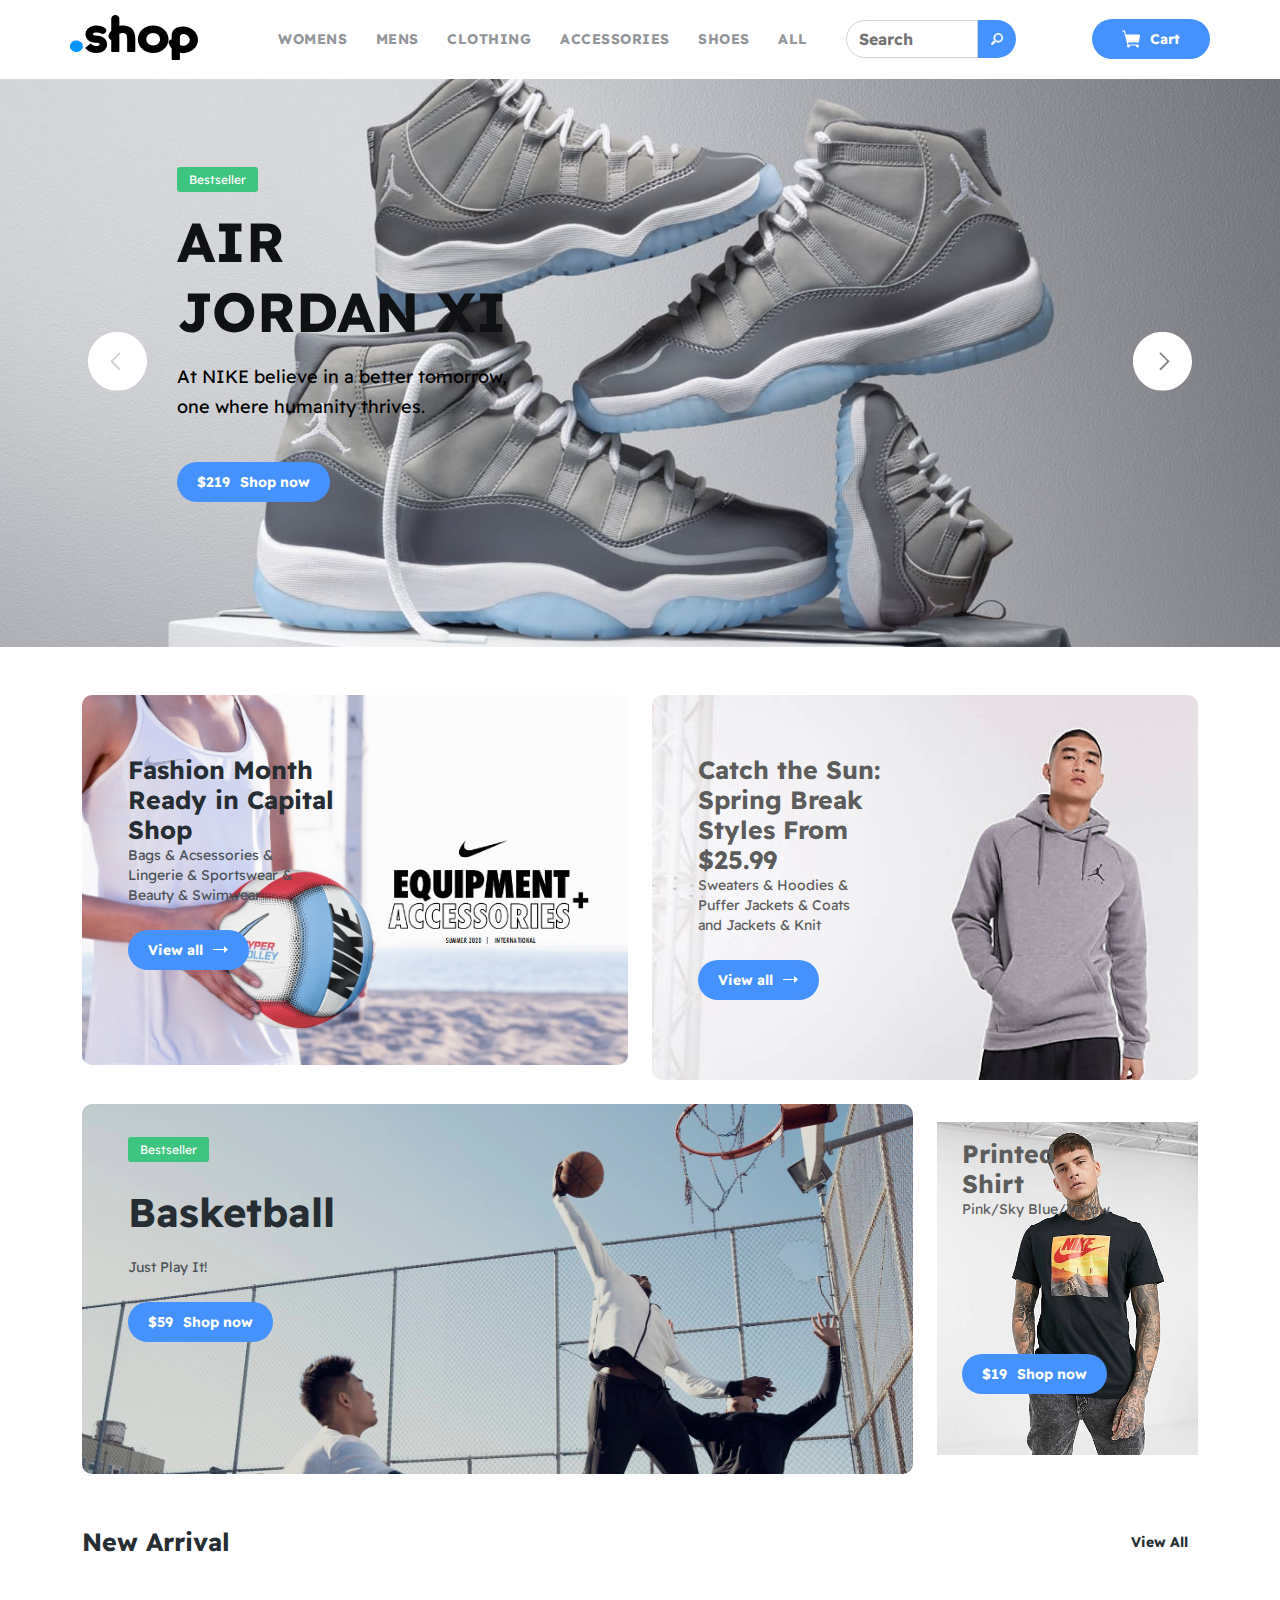
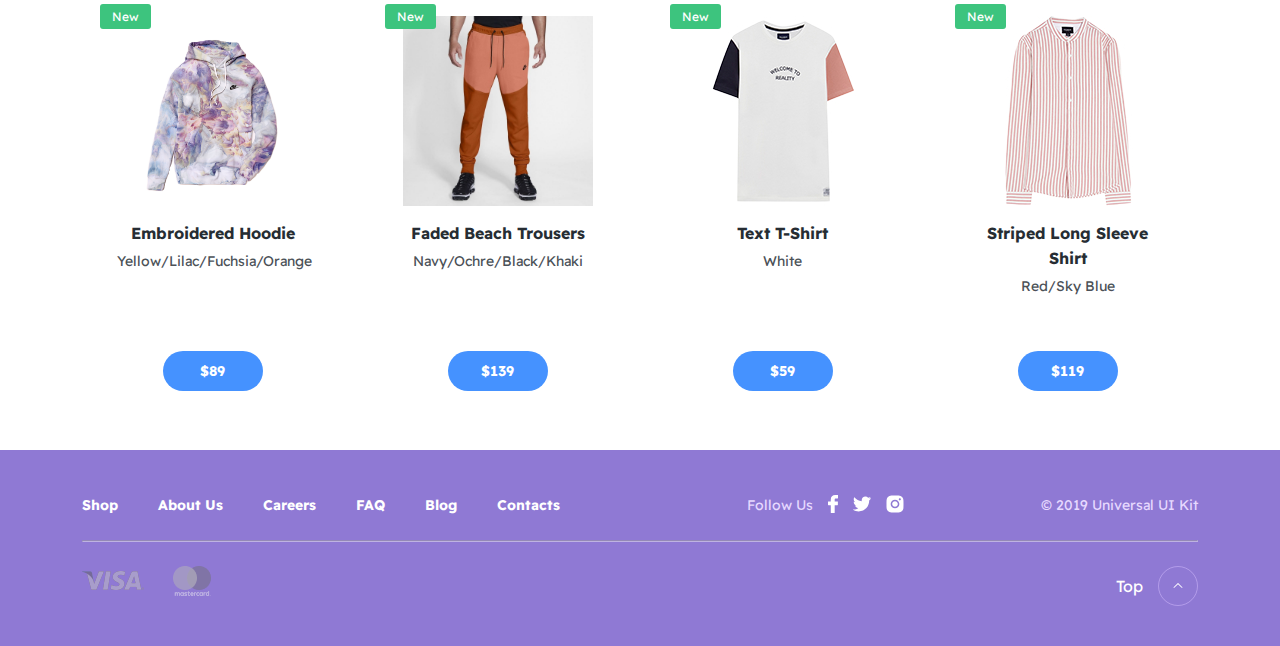
<file: index.html>
<!DOCTYPE html>
<html lang="en">

<head>
	<meta charset="UTF-8">
	<meta name="viewport" content="width=device-width, initial-scale=1.0">
	<title>.Shop</title>
	<link rel="preconnect" href="https://fonts.gstatic.com">
	<link rel="apple-touch-icon" sizes="180x180" href="favicon/apple-touch-icon.png">
	<link rel="icon" type="image/png" sizes="32x32" href="favicon/favicon-32x32.png">
	<link rel="icon" type="image/png" sizes="16x16" href="favicon/favicon-16x16.png">
	<link rel="mask-icon" href="favicon/safari-pinned-tab.svg" color="#5bbad5">
	<meta name="msapplication-TileColor" content="#da532c">
	<meta name="theme-color" content="#ffffff">
	<link rel="preconnect" href="https://fonts.googleapis.com">
	<link rel="preconnect" href="https://fonts.gstatic.com" crossorigin>
	<link href="https://fonts.googleapis.com/css2?family=Readex+Pro:wght@200;400;500;600&display=swap" rel="stylesheet">
	<link rel="stylesheet" href="css/bootstrap-grid.min.css">
	<link rel="stylesheet" href="css/swiper-bundle.min.css" />
	<link rel="stylesheet" href="css/style.css">
</head>
<!-- class="show-goods" -->

<body id="body">
	<header class="container header px-4 px-md-0">
		<div class="row justify-content-between align-items-center">
			<div class="col-lg-2 col-6">
				<a href="index.html" class="logo-link">
					<img width="128" src="img/shop-seeklogo.svg" alt="logo: OnlineShop" class="logo-image">
				</a>
			</div>
			<div class="col-lg-6 d-none d-lg-block">
				<nav>
					<ul class="navigation d-flex justify-content-around">
						<li class="navigation-item">
							<a href="#" class="navigation-link" data-field="gender">Womens</a>
						</li>
						<li class="navigation-item">
							<a href="#" class="navigation-link" data-field="gender">Mens</a>
						</li>
						<li class="navigation-item">
							<a href="#" class="navigation-link" data-field="category">Clothing</a>
						</li>
						<li class="navigation-item">
							<a href="#" class="navigation-link" data-field="category">Accessories</a>
						</li>
						<li class="navigation-item">
							<a href="#" class="navigation-link" data-field="category">Shoes</a>
						</li>
						<li class="navigation-item">
							<a href="#" class="navigation-link">All</a>
						</li>

					</ul>
				</nav>
			</div>
			<div class="col-lg-2 d-none d-lg-block">
				<div class="form-control search-block">
					<input type="text" class="form-control" placeholder="Search" aria-label="Recipient's username"
						aria-describedby="button-addon2">
					<button class="btn btn-outline-secondary" type="button" id="button-addon2">
						<img src="img/search.png" alt="search">
					</button>
				</div>
			</div>
			<div class="col-lg-2 col-6 d-flex justify-content-end">
				<button class="button button-cart">
					<img class="button-icon" src="img/cart.svg" alt="icon: cart">
					<span class="button-text">Cart</span>
					<span class="button-text cart-count"></span>
				</button>
			</div>
		</div>
		<!-- /.row -->
	</header>
	<section class="slider swiper-container">
		<div class="swiper-wrapper">
			<section class="slide slide-1 swiper-slide">
				<div class="container">
					<div class="row">
						<div class="col-lg-4 col-10 offset-lg-1">
							<span class="label">Bestseller</span>
							<h2 class="slide-title">AIR JORDAN XI</h2>
							<p class="slide-description">At NIKE believe in a better tomorrow, one where humanity
								thrives.</p>
							<button class="button add-to-cart" data-id="003">
								<span class="button-price">$219</span>
								<span class="button-text">Shop now</span>
							</button>
						</div>
						<!-- /.col-4 offset-lg-1 -->
					</div>
					<!-- /.row -->
				</div>
				<!-- /.container -->
			</section>
			<section class="slide slide-1 swiper-slide">
				<div class="container">
					<div class="row">
						<div class="col-lg-4 col-10 offset-lg-1">
							<span class="label">New</span>
							<h2 class="slide-title">Text T-Shirt</h2>
							<p class="slide-description">Women’s pearl basic knit sweater with a round neck. Available
								in several colours. Free shipping to stores.</p>
							<button class="button add-to-cart" data-id="004">
								<span class="button-price">$119</span>
								<span class="button-text">Shop now</span>
							</button>
						</div>
						<!-- /.col-4 offset-lg-1 -->
					</div>
					<!-- /.row -->
				</div>
				<!-- /.container -->
			</section>
			<section class="slide slide-1 swiper-slide">
				<div class="container">
					<div class="row">
						<div class="col-lg-4 col-10 offset-lg-1">
							<span class="label">Bestseller</span>
							<h2 class="slide-title">Sweater Choker Neck</h2>
							<p class="slide-description">Women’s pearl basic knit sweater with a round neck. Available
								in several colours. Free shipping to stores.</p>
							<button class="button add-to-cart" data-id="005">
								<span class="button-price">$319</span>
								<span class="button-text">Shop now</span>
							</button>
						</div>
						<!-- /.col-4 offset-lg-1 -->
					</div>
					<!-- /.row -->
				</div>
				<!-- /.container -->
			</section>
		</div>
		<!-- /.swiper-wrapper -->
		<div class="slider-nav">
			<div class="container">
				<div class="row justify-content-between">
					<div class="col-1">
						<button class="slider-button slider-button-prev">
							<img src="img/arrow-prev.svg" alt="icon: arrow-prev">
						</button>
					</div>
					<!-- /.col-1 -->
					<div class="col-1">
						<button class="slider-button slider-button-next">
							<img src="img/arrow-next.svg" alt="icon: arrow-prev">
						</button>
					</div>
					<!-- /.col-1 -->
				</div>
				<!-- /.row -->
			</div>
			<!-- /.container -->
		</div>
		<!-- /.slider-nav -->
	</section>
	<!-- /.slider -->
	<section class="special-offers container pt-5 pb-4">
		<div class="row mb-4">
			<div class="col-xl-6">
				<div class="card card-1 mb-4">
					<h3 class="card-title">Fashion Month Ready in Capital Shop</h3>
					<p class="card-text">Bags & Acsessories & Lingerie & Sportswear & Beauty & Swimwear</p>
					<button class="button">
						<span class="button-text">View all</span>
						<img src="img/arrow.svg" alt="icon: arrow" class="button-icon">
					</button>
				</div>
				<!-- /.card -->
			</div>
			<!-- /.col-6 -->
			<div class="col-xl-6">
				<div class="card card-2 mb-4">
					<h3 class="card-title text-light">Catch the Sun: Spring Break Styles From $25.99</h3>
					<p class="card-text text-light">Sweaters & Hoodies & Puffer Jackets & Coats and Jackets & Knit</p>
					<button class="button">
						<span class="button-text">View all</span>
						<img src="img/arrow.svg" alt="icon: arrow" class="button-icon">
					</button>
				</div>
				<!-- /.card -->
			</div>
			<!-- /.col-6 -->
			<div class="col-xl-9 col-lg-6 mb-4">
				<div class="card card-3">
					<span class="label">Bestseller</span>
					<h3 class="card-title large">Basketball</h3>
					<p class="card-text large">Just Play It!</p>
					<button class="button add-to-cart" data-id="002">
						<span class="button-price">$59</span>
						<span class="button-text">Shop now</span>
					</button>
				</div>
				<!-- /.card -->
			</div>
			<!-- /.col-9 -->
			<div class="col-xl-3 col-lg-6">
				<div class="card card-4">
					<h3 class="card-title text-light mw-160">Printed Shirt</h3>
					<p class="card-text text-light">Pink/Sky Blue/Yellow</p>
					<button class="button add-to-cart button-four" data-id="009">
						<span class="button-price">$19</span>
						<span class="button-text">Shop now</span>
					</button>
				</div>
				<!-- /.card -->
			</div>
			<!-- /.col-3 -->
		</div>
		<!-- /.row -->
		<div class="row align-items-center mb-4">
			<div class="col-9">
				<h2 class="section-title">New Arrival</h2>
			</div>
			<!-- /.col-9 -->
			<div class="col-3 d-flex justify-content-end">
				<a href="#" class="more">View All</a>
			</div>
			<!-- /.col-3 -->
		</div>
		<!-- /.row -->
		<div class="short-goods row">
			<div class="col-lg-3 col-sm-6">
				<div class="goods-card">
					<span class="label">New</span>
					<!-- /.label --><img src="img/image-119.jpg" alt="image: Hoodie" class="goods-image">
					<h3 class="goods-title">Embroidered Hoodie</h3>
					<!-- /.goods-title -->
					<p class="goods-description">Yellow/Lilac/Fuchsia/Orange</p>
					<!-- /.goods-description -->
					<!-- /.goods-price -->
					<button class="button goods-card-btn add-to-cart" data-id="012">
						<span class="button-price">$89</span>
					</button>
				</div>
				<!-- /.goods-card -->
			</div>
			<!-- /.col-3 -->
			<div class="col-lg-3 col-sm-6">
				<div class="goods-card">
					<span class="label">New</span>
					<!-- /.label --><img src="img/image-120.jpg" alt="image: Faded Beach Trousers" class="goods-image">
					<h3 class="goods-title">Faded Beach Trousers</h3>
					<!-- /.goods-title -->
					<p class="goods-description">Navy/Ochre/Black/Khaki</p>
					<!-- /.goods-description -->
					<button class="button goods-card-btn add-to-cart" data-id="011">
						<span class="button-price">$139</span>
					</button>
					<!-- /.goods-price -->
				</div>
				<!-- /.goods-card -->
			</div>
			<!-- /.col-3 -->
			<div class="col-lg-3 col-sm-6">
				<div class="goods-card">
					<span class="label">New</span>
					<!-- /.label --><img src="img/image-121.jpg" alt="image: Text T-Shirt" class="goods-image">
					<h3 class="goods-title">Text T-Shirt</h3>
					<!-- /.goods-title -->
					<p class="goods-description">White</p>
					<!-- /.goods-description -->
					<button class="button goods-card-btn add-to-cart" data-id="010">
						<span class="button-price">$59</span>
					</button>
					<!-- /.goods-price -->
				</div>
				<!-- /.goods-card -->
			</div>
			<!-- /.col-3 -->
			<div class="col-lg-3 col-sm-6">
				<div class="goods-card">
					<span class="label">New</span>
					<!-- /.label --><img src="img/image-122.jpg" alt="image: Striped Long Sleeve Shirt"
						class="goods-image">
					<h3 class="goods-title">Striped Long Sleeve Shirt</h3>
					<!-- /.goods-title -->
					<p class="goods-description">Red/Sky Blue</p>
					<!-- /.goods-description -->
					<button class="button goods-card-btn add-to-cart" data-id="001">
						<span class="button-price">$119</span>
					</button>
					<!-- /.goods-price -->
				</div>
				<!-- /.goods-card -->
			</div>
			<!-- /.col-3 -->
		</div>
		<!-- /.row -->
	</section>
	<!-- /.container -->
	<section class="long-goods">
		<div class="container">
			<div class="row align-items-center mb-4">
				<div class="col-12">
					<h2 class="section-title">Category</h2>
				</div>
				<!-- /.col-12 -->
			</div>
			<div class="row long-goods-list">
				<div class="col-lg-3 col-sm-6">
					<div class="goods-card">
						<span class="label">New</span>
						<!-- /.label --><img src="img/image-119.jpg" alt="image: Hoodie" class="goods-image">
						<h3 class="goods-title">Embroidered Hoodie</h3>
						<!-- /.goods-title -->
						<p class="goods-description">Yellow/Lilac/Fuchsia/Orange</p>
						<!-- /.goods-description -->
						<!-- /.goods-price -->
						<button class="button goods-card-btn add-to-cart" data-id="007">
							<span class="button-price">$89</span>
						</button>
					</div>
					<!-- /.goods-card -->
				</div>
				<!-- /.col-3 -->
				<div class="col-lg-3 col-sm-6">
					<div class="goods-card">
						<span class="label">New</span>
						<!-- /.label --><img src="img/image-120.jpg" alt="image: Faded Beach Trousers"
							class="goods-image">
						<h3 class="goods-title">Faded Beach Trousers</h3>
						<!-- /.goods-title -->
						<p class="goods-description">Navy/Ochre/Black/Khaki</p>
						<!-- /.goods-description -->
						<button class="button goods-card-btn add-to-cart" data-id="007">
							<span class="button-price">$139</span>
						</button>
						<!-- /.goods-price -->
					</div>
					<!-- /.goods-card -->
				</div>
				<!-- /.col-3 -->
				<div class="col-lg-3 col-sm-6">
					<div class="goods-card">
						<span class="label">New</span>
						<!-- /.label --><img src="img/image-121.jpg" alt="image: Text T-Shirt" class="goods-image">
						<h3 class="goods-title">Text T-Shirt</h3>
						<!-- /.goods-title -->
						<p class="goods-description">White</p>
						<!-- /.goods-description -->
						<button class="button goods-card-btn add-to-cart" data-id="007">
							<span class="button-price">$59</span>
						</button>
						<!-- /.goods-price -->
					</div>
					<!-- /.goods-card -->
				</div>
				<!-- /.col-3 -->
				<div class="col-lg-3 col-sm-6">
					<div class="goods-card">
						<span class="label">New</span>
						<!-- /.label --><img src="img/image-122.jpg" alt="image: Striped Long Sleeve Shirt"
							class="goods-image">
						<h3 class="goods-title">Striped Long Sleeve Shirt</h3>
						<!-- /.goods-title -->
						<p class="goods-description">Red/Sky Blue</p>
						<!-- /.goods-description -->
						<button class="button goods-card-btn add-to-cart" data-id="001">
							<span class="button-price">$119</span>
						</button>
						<!-- /.goods-price -->
					</div>
					<!-- /.goods-card -->
				</div>
				<!-- /.col-3 -->
				<div class="col-lg-3 col-sm-6">
					<div class="goods-card">
						<span class="label">New</span>
						<!-- /.label --><img src="img/image-119.jpg" alt="image: Hoodie" class="goods-image">
						<h3 class="goods-title">Embroidered Hoodie</h3>
						<!-- /.goods-title -->
						<p class="goods-description">Yellow/Lilac/Fuchsia/Orange</p>
						<!-- /.goods-description -->
						<!-- /.goods-price -->
						<button class="button goods-card-btn add-to-cart" data-id="007">
							<span class="button-price">$89</span>
						</button>
					</div>
					<!-- /.goods-card -->
				</div>
				<!-- /.col-3 -->
				<div class="col-lg-3 col-sm-6">
					<div class="goods-card">
						<span class="label">New</span>
						<!-- /.label --><img src="img/image-120.jpg" alt="image: Faded Beach Trousers"
							class="goods-image">
						<h3 class="goods-title">Faded Beach Trousers</h3>
						<!-- /.goods-title -->
						<p class="goods-description">Navy/Ochre/Black/Khaki</p>
						<!-- /.goods-description -->
						<button class="button goods-card-btn add-to-cart" data-id="007">
							<span class="button-price">$139</span>
						</button>
						<!-- /.goods-price -->
					</div>
					<!-- /.goods-card -->
				</div>
				<!-- /.col-3 -->
				<div class="col-lg-3 col-sm-6">
					<div class="goods-card">
						<span class="label">New</span>
						<!-- /.label --><img src="img/image-121.jpg" alt="image: Text T-Shirt" class="goods-image">
						<h3 class="goods-title">Text T-Shirt</h3>
						<!-- /.goods-title -->
						<p class="goods-description">White</p>
						<!-- /.goods-description -->
						<button class="button goods-card-btn add-to-cart" data-id="007">
							<span class="button-price">$59</span>
						</button>
						<!-- /.goods-price -->
					</div>
					<!-- /.goods-card -->
				</div>
				<!-- /.col-3 -->
				<div class="col-lg-3 col-sm-6">
					<div class="goods-card">
						<span class="label">New</span>
						<!-- /.label --><img src="img/image-122.jpg" alt="image: Striped Long Sleeve Shirt"
							class="goods-image">
						<h3 class="goods-title">Striped Long Sleeve Shirt</h3>
						<!-- /.goods-title -->
						<p class="goods-description">Red/Sky Blue</p>
						<!-- /.goods-description -->
						<button class="button goods-card-btn add-to-cart" data-id="001">
							<span class="button-price">$119</span>
						</button>
						<!-- /.goods-price -->
					</div>
					<!-- /.goods-card -->
				</div>
				<!-- /.col-3 -->
				<div class="col-lg-3 col-sm-6">
					<div class="goods-card">
						<span class="label">New</span>
						<!-- /.label --><img src="img/image-119.jpg" alt="image: Hoodie" class="goods-image">
						<h3 class="goods-title">Embroidered Hoodie</h3>
						<!-- /.goods-title -->
						<p class="goods-description">Yellow/Lilac/Fuchsia/Orange</p>
						<!-- /.goods-description -->
						<!-- /.goods-price -->
						<button class="button goods-card-btn add-to-cart" data-id="007">
							<span class="button-price">$89</span>
						</button>
					</div>
					<!-- /.goods-card -->
				</div>
				<!-- /.col-3 -->
				<div class="col-lg-3 col-sm-6">
					<div class="goods-card">
						<span class="label">New</span>
						<!-- /.label --><img src="img/image-120.jpg" alt="image: Faded Beach Trousers"
							class="goods-image">
						<h3 class="goods-title">Faded Beach Trousers</h3>
						<!-- /.goods-title -->
						<p class="goods-description">Navy/Ochre/Black/Khaki</p>
						<!-- /.goods-description -->
						<button class="button goods-card-btn add-to-cart" data-id="007">
							<span class="button-price">$139</span>
						</button>
						<!-- /.goods-price -->
					</div>
					<!-- /.goods-card -->
				</div>
				<!-- /.col-3 -->
				<div class="col-lg-3 col-sm-6">
					<div class="goods-card">
						<span class="label">New</span>
						<!-- /.label --><img src="img/image-121.jpg" alt="image: Text T-Shirt" class="goods-image">
						<h3 class="goods-title">Text T-Shirt</h3>
						<!-- /.goods-title -->
						<p class="goods-description">White</p>
						<!-- /.goods-description -->
						<button class="button goods-card-btn add-to-cart" data-id="007">
							<span class="button-price">$59</span>
						</button>
						<!-- /.goods-price -->
					</div>
					<!-- /.goods-card -->
				</div>
				<!-- /.col-3 -->
				<div class="col-lg-3 col-sm-6">
					<div class="goods-card">
						<span class="label">New</span>
						<!-- /.label --><img src="img/image-122.jpg" alt="image: Striped Long Sleeve Shirt"
							class="goods-image">
						<h3 class="goods-title">Striped Long Sleeve Shirt</h3>
						<!-- /.goods-title -->
						<p class="goods-description">Red/Sky Blue</p>
						<!-- /.goods-description -->
						<button class="button goods-card-btn add-to-cart" data-id="001">
							<span class="button-price">$119</span>
						</button>
						<!-- /.goods-price -->
					</div>
					<!-- /.goods-card -->
				</div>
				<!-- /.col-3 -->
			</div>
		</div>

	</section>
	<footer class="footer">
		<div class="container">
			<div class="row">
				<div class="col-xl-7 mb-4 mb-xl-0">
					<nav>
						<ul class="footer-menu d-sm-flex">
							<li class="footer-menu-item"><a href="#" class="footer-menu-link">Shop</a></li>
							<li class="footer-menu-item"><a href="#" class="footer-menu-link">About Us</a></li>
							<li class="footer-menu-item"><a href="#" class="footer-menu-link">Careers</a></li>
							<li class="footer-menu-item"><a href="#" class="footer-menu-link">FAQ </a></li>
							<li class="footer-menu-item"><a href="#" class="footer-menu-link">Blog</a></li>
							<li class="footer-menu-item"><a href="#" class="footer-menu-link">Contacts</a></li>
						</ul>
					</nav>
				</div>
				<!-- /.col-7 -->
				<div class="col-lg-3 d-flex align-items-center">
					<span class="footer-text">Follow Us</span>
					<span class="footer-social d-inline-flex align-items-center">
						<a href="#" class="social-link">
							<img src="img/Facebook.svg" alt="Facebook">
						</a>
						<a href="#" class="social-link">
							<img src="img/Twitter.svg" alt="Twitter">
						</a>
						<a href="#" class="social-link">
							<img src="img/Instagram.svg" alt="Instagram">
						</a>
					</span>
				</div>
				<!-- /.col-3 -->
				<div class="col-xl-2 col-lg-3 d-flex justify-content-lg-end mt-4 mt-lg-0">
					<span class="footer-text">© 2019 Universal UI Kit</span>
				</div>
				<!-- /.col-2 -->
			</div>
			<!-- /.row -->
			<hr class="footer-line mt-4 mb-4">
			<div class="row justify-content-between">
				<div class="col-lg-4 col-sm-9">
					<img class="payment-logo" src="img/visa.png" alt="visa logo">
					<img class="payment-logo" src="img/master-card.png" alt="master card logo">

				</div>
				<!-- /.col-4 -->
				<div class="col-lg-2 col-sm-1 d-flex justify-content-end">
					<a href="#body" class="scroll-link top-link d-flex align-items-center">
						<span class="top-link-text">Top</span>
						<img src="img/top.svg" alt="icon: arrow top">
					</a>
				</div>
				<!-- /.col-2 -->
			</div>
			<!-- /.row -->
		</div>
		<!-- /.container -->
	</footer>
	<div class="overlay" id="modal-cart">
		<div class="modal">
			<header class="modal-header">
				<h2 class="modal-title">Cart</h2>
				<button class="modal-close">x</button>
			</header>
			<table class="cart-table">
				<colgroup>
					<col class="col-goods">
					<col class="col-price">
					<col class="col-minus">
					<col class="col-qty">
					<col class="col-plus">
					<col class="col-total-price">
					<col class="col-delete">
				</colgroup>
				<thead>
					<tr>
						<th>Good(s)</th>
						<th>Price</th>
						<th colspan="3">Qty.</th>
						<th colspan="2">Total</th>
					</tr>
				</thead>
				<tbody class="cart-table__goods">
				</tbody>
				<tfoot>
					<tr>
						
						
					</tr>

					</tfoot>
			</table>
			<form class="modal-form" action="">
				<input class="modal-input" type="text" placeholder="Имя" name="nameCustomer">
				<input class="modal-input" type="text" placeholder="Телефон" name="phoneCustomer">
				<a href="./pay.html">
					<button class="button cart-buy" type="submit">
					<span class="button-text">Checkout</span>
					</button>
				</a>
				
			</form>
		</div>
	</div>
	<script src="js/search.js"></script>
	<script src="js/cart.js"></script>
	<script src="js/getGoods.js"></script>
	
</body>
</html>
</file>
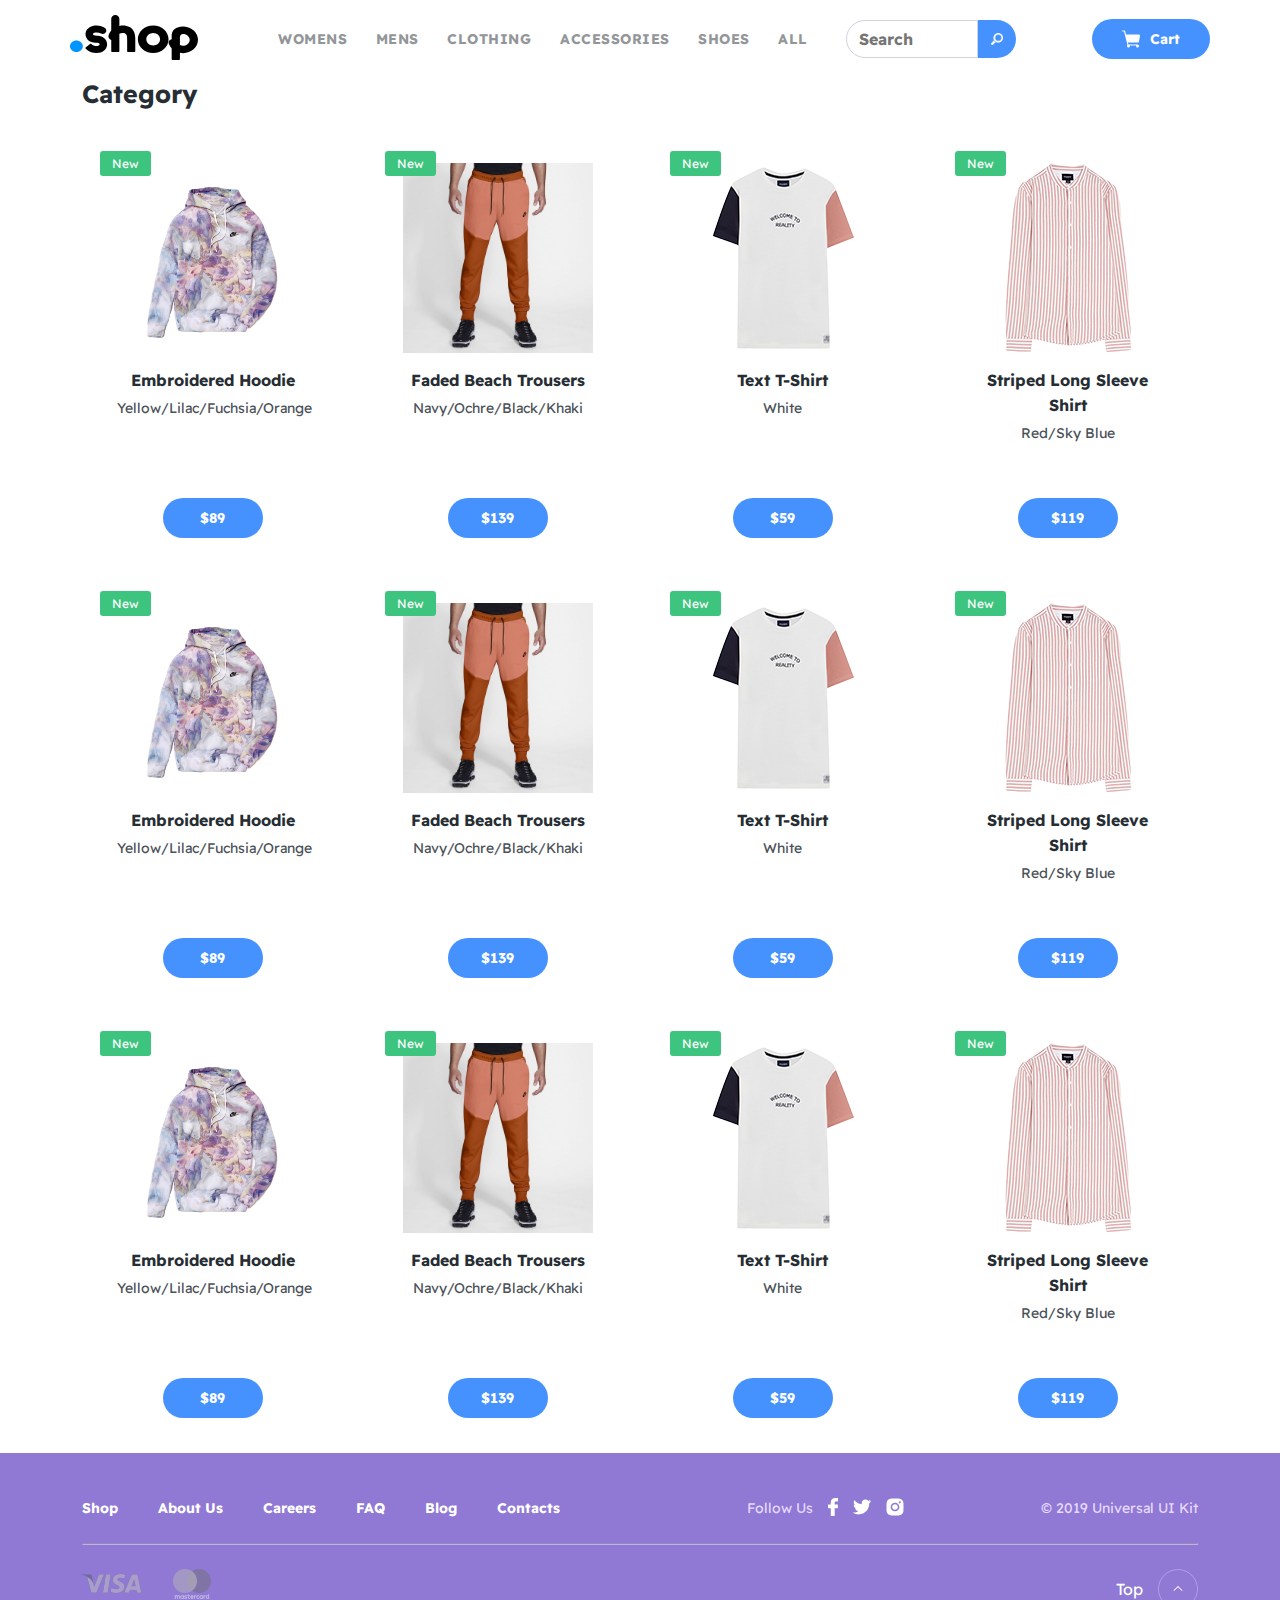
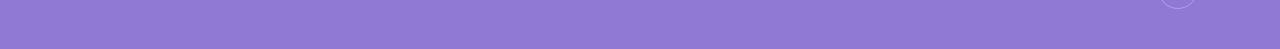
<file: goods.html>
<!DOCTYPE html>
<html lang="en">

<head>
	<meta charset="UTF-8">
	<meta name="viewport" content="width=device-width, initial-scale=1.0">
	<title>.Shop</title>
	<link rel="preconnect" href="https://fonts.gstatic.com">
	<link rel="apple-touch-icon" sizes="180x180" href="favicon/apple-touch-icon.png">
	<link rel="icon" type="image/png" sizes="32x32" href="favicon/favicon-32x32.png">
	<link rel="icon" type="image/png" sizes="16x16" href="favicon/favicon-16x16.png">
	<link rel="mask-icon" href="favicon/safari-pinned-tab.svg" color="#5bbad5">
	<meta name="msapplication-TileColor" content="#da532c">
	<meta name="theme-color" content="#ffffff">
	<link rel="preconnect" href="https://fonts.googleapis.com">
	<link rel="preconnect" href="https://fonts.gstatic.com" crossorigin>
	<link href="https://fonts.googleapis.com/css2?family=Readex+Pro:wght@200;400;500;600&display=swap" rel="stylesheet">
	<link rel="stylesheet" href="css/bootstrap-grid.min.css">
	<!-- <link rel="stylesheet" href="css/swiper-bundle.min.css" /> -->
	<link rel="stylesheet" href="css/style.css">
</head>
<!-- class="show-goods" -->

<body id="body">
	<header class="container header px-4 px-md-0">
		<div class="row justify-content-between align-items-center">
			<div class="col-lg-2 col-6">
				<a href="index.html" class="logo-link">
					<img width="128" src="img/shop-seeklogo.svg" alt="logo: Shop" class="logo-image">
				</a>
			</div>
			<div class="col-lg-6 d-none d-lg-block">
				<nav>
					<ul class="navigation d-flex justify-content-around">
						<li class="navigation-item">
							<a href="#" class="navigation-link" data-field="gender">Womens</a>
						</li>
						<li class="navigation-item">
							<a href="#" class="navigation-link" data-field="gender">Mens</a>
						</li>
						<li class="navigation-item">
							<a href="#" class="navigation-link" data-field="category">Clothing</a>
						</li>
						<li class="navigation-item">
							<a href="#" class="navigation-link" data-field="category">Accessories</a>
						</li>
						<li class="navigation-item">
							<a href="#" class="navigation-link" data-field="category">Shoes</a>
						</li>
						<li class="navigation-item">
							<a href="#" class="navigation-link">All</a>
						</li>

					</ul>
				</nav>
			</div>
			<div class="col-lg-2 d-none d-lg-block">
				<div class="form-control search-block">
					<input type="text" class="form-control" placeholder="Search" aria-label="Recipient's username"
						aria-describedby="button-addon2">
					<button class="btn btn-outline-secondary" type="button" id="button-addon2">
						<img src="img/search.png" alt="search">
					</button>
				</div>
			</div>
			<div class="col-lg-2 col-6 d-flex justify-content-end">
				<button class="button button-cart">
					<img class="button-icon" src="img/cart.svg" alt="icon: cart">
					<span class="button-text">Cart</span>
					<span class="button-text cart-count"></span>
				</button>
			</div>
		</div>
		<!-- /.row -->
	</header>

	<section class="long-goods d-block">
		<div class="container">
			<div class="row align-items-center mb-4">
				<div class="col-12">
					<h2 class="section-title">Category</h2>
				</div>
				<!-- /.col-12 -->
			</div>
			<div class="row long-goods-list">
				<div class="col-lg-3 col-sm-6">
					<div class="goods-card">
						<span class="label">New</span>
						<!-- /.label --><img src="img/image-119.jpg" alt="image: Hoodie" class="goods-image">
						<h3 class="goods-title">Embroidered Hoodie</h3>
						<!-- /.goods-title -->
						<p class="goods-description">Yellow/Lilac/Fuchsia/Orange</p>
						<!-- /.goods-description -->
						<!-- /.goods-price -->
						<button class="button goods-card-btn add-to-cart" data-id="007">
							<span class="button-price">$89</span>
						</button>
					</div>
					<!-- /.goods-card -->
				</div>
				<!-- /.col-3 -->
				<div class="col-lg-3 col-sm-6">
					<div class="goods-card">
						<span class="label">New</span>
						<!-- /.label --><img src="img/image-120.jpg" alt="image: Faded Beach Trousers"
							class="goods-image">
						<h3 class="goods-title">Faded Beach Trousers</h3>
						<!-- /.goods-title -->
						<p class="goods-description">Navy/Ochre/Black/Khaki</p>
						<!-- /.goods-description -->
						<button class="button goods-card-btn add-to-cart" data-id="007">
							<span class="button-price">$139</span>
						</button>
						<!-- /.goods-price -->
					</div>
					<!-- /.goods-card -->
				</div>
				<!-- /.col-3 -->
				<div class="col-lg-3 col-sm-6">
					<div class="goods-card">
						<span class="label">New</span>
						<!-- /.label --><img src="img/image-121.jpg" alt="image: Text T-Shirt" class="goods-image">
						<h3 class="goods-title">Text T-Shirt</h3>
						<!-- /.goods-title -->
						<p class="goods-description">White</p>
						<!-- /.goods-description -->
						<button class="button goods-card-btn add-to-cart" data-id="007">
							<span class="button-price">$59</span>
						</button>
						<!-- /.goods-price -->
					</div>
					<!-- /.goods-card -->
				</div>
				<!-- /.col-3 -->
				<div class="col-lg-3 col-sm-6">
					<div class="goods-card">
						<span class="label">New</span>
						<!-- /.label --><img src="img/image-122.jpg" alt="image: Striped Long Sleeve Shirt"
							class="goods-image">
						<h3 class="goods-title">Striped Long Sleeve Shirt</h3>
						<!-- /.goods-title -->
						<p class="goods-description">Red/Sky Blue</p>
						<!-- /.goods-description -->
						<button class="button goods-card-btn add-to-cart" data-id="001">
							<span class="button-price">$119</span>
						</button>
						<!-- /.goods-price -->
					</div>
					<!-- /.goods-card -->
				</div>
				<!-- /.col-3 -->
				<div class="col-lg-3 col-sm-6">
					<div class="goods-card">
						<span class="label">New</span>
						<!-- /.label --><img src="img/image-119.jpg" alt="image: Hoodie" class="goods-image">
						<h3 class="goods-title">Embroidered Hoodie</h3>
						<!-- /.goods-title -->
						<p class="goods-description">Yellow/Lilac/Fuchsia/Orange</p>
						<!-- /.goods-description -->
						<!-- /.goods-price -->
						<button class="button goods-card-btn add-to-cart" data-id="007">
							<span class="button-price">$89</span>
						</button>
					</div>
					<!-- /.goods-card -->
				</div>
				<!-- /.col-3 -->
				<div class="col-lg-3 col-sm-6">
					<div class="goods-card">
						<span class="label">New</span>
						<!-- /.label --><img src="img/image-120.jpg" alt="image: Faded Beach Trousers"
							class="goods-image">
						<h3 class="goods-title">Faded Beach Trousers</h3>
						<!-- /.goods-title -->
						<p class="goods-description">Navy/Ochre/Black/Khaki</p>
						<!-- /.goods-description -->
						<button class="button goods-card-btn add-to-cart" data-id="007">
							<span class="button-price">$139</span>
						</button>
						<!-- /.goods-price -->
					</div>
					<!-- /.goods-card -->
				</div>
				<!-- /.col-3 -->
				<div class="col-lg-3 col-sm-6">
					<div class="goods-card">
						<span class="label">New</span>
						<!-- /.label --><img src="img/image-121.jpg" alt="image: Text T-Shirt" class="goods-image">
						<h3 class="goods-title">Text T-Shirt</h3>
						<!-- /.goods-title -->
						<p class="goods-description">White</p>
						<!-- /.goods-description -->
						<button class="button goods-card-btn add-to-cart" data-id="007">
							<span class="button-price">$59</span>
						</button>
						<!-- /.goods-price -->
					</div>
					<!-- /.goods-card -->
				</div>
				<!-- /.col-3 -->
				<div class="col-lg-3 col-sm-6">
					<div class="goods-card">
						<span class="label">New</span>
						<!-- /.label --><img src="img/image-122.jpg" alt="image: Striped Long Sleeve Shirt"
							class="goods-image">
						<h3 class="goods-title">Striped Long Sleeve Shirt</h3>
						<!-- /.goods-title -->
						<p class="goods-description">Red/Sky Blue</p>
						<!-- /.goods-description -->
						<button class="button goods-card-btn add-to-cart" data-id="001">
							<span class="button-price">$119</span>
						</button>
						<!-- /.goods-price -->
					</div>
					<!-- /.goods-card -->
				</div>
				<!-- /.col-3 -->
				<div class="col-lg-3 col-sm-6">
					<div class="goods-card">
						<span class="label">New</span>
						<!-- /.label --><img src="img/image-119.jpg" alt="image: Hoodie" class="goods-image">
						<h3 class="goods-title">Embroidered Hoodie</h3>
						<!-- /.goods-title -->
						<p class="goods-description">Yellow/Lilac/Fuchsia/Orange</p>
						<!-- /.goods-description -->
						<!-- /.goods-price -->
						<button class="button goods-card-btn add-to-cart" data-id="007">
							<span class="button-price">$89</span>
						</button>
					</div>
					<!-- /.goods-card -->
				</div>
				<!-- /.col-3 -->
				<div class="col-lg-3 col-sm-6">
					<div class="goods-card">
						<span class="label">New</span>
						<!-- /.label --><img src="img/image-120.jpg" alt="image: Faded Beach Trousers"
							class="goods-image">
						<h3 class="goods-title">Faded Beach Trousers</h3>
						<!-- /.goods-title -->
						<p class="goods-description">Navy/Ochre/Black/Khaki</p>
						<!-- /.goods-description -->
						<button class="button goods-card-btn add-to-cart" data-id="007">
							<span class="button-price">$139</span>
						</button>
						<!-- /.goods-price -->
					</div>
					<!-- /.goods-card -->
				</div>
				<!-- /.col-3 -->
				<div class="col-lg-3 col-sm-6">
					<div class="goods-card">
						<span class="label">New</span>
						<!-- /.label --><img src="img/image-121.jpg" alt="image: Text T-Shirt" class="goods-image">
						<h3 class="goods-title">Text T-Shirt</h3>
						<!-- /.goods-title -->
						<p class="goods-description">White</p>
						<!-- /.goods-description -->
						<button class="button goods-card-btn add-to-cart" data-id="007">
							<span class="button-price">$59</span>
						</button>
						<!-- /.goods-price -->
					</div>
					<!-- /.goods-card -->
				</div>
				<!-- /.col-3 -->
				<div class="col-lg-3 col-sm-6">
					<div class="goods-card">
						<span class="label">New</span>
						<!-- /.label --><img src="img/image-122.jpg" alt="image: Striped Long Sleeve Shirt"
							class="goods-image">
						<h3 class="goods-title">Striped Long Sleeve Shirt</h3>
						<!-- /.goods-title -->
						<p class="goods-description">Red/Sky Blue</p>
						<!-- /.goods-description -->
						<button class="button goods-card-btn add-to-cart" data-id="001">
							<span class="button-price">$119</span>
						</button>
						<!-- /.goods-price -->
					</div>
					<!-- /.goods-card -->
				</div>
				<!-- /.col-3 -->
			</div>
		</div>

	</section>
	<footer class="footer">
		<div class="container">
			<div class="row">
				<div class="col-xl-7 mb-4 mb-xl-0">
					<nav>
						<ul class="footer-menu d-sm-flex">
							<li class="footer-menu-item"><a href="#" class="footer-menu-link">Shop</a></li>
							<li class="footer-menu-item"><a href="#" class="footer-menu-link">About Us</a></li>
							<li class="footer-menu-item"><a href="#" class="footer-menu-link">Careers</a></li>
							<li class="footer-menu-item"><a href="#" class="footer-menu-link">FAQ </a></li>
							<li class="footer-menu-item"><a href="#" class="footer-menu-link">Blog</a></li>
							<li class="footer-menu-item"><a href="#" class="footer-menu-link">Contacts</a></li>
						</ul>
					</nav>
				</div>
				<!-- /.col-7 -->
				<div class="col-lg-3 d-flex align-items-center">
					<span class="footer-text">Follow Us</span>
					<span class="footer-social d-inline-flex align-items-center">
						<a href="#" class="social-link">
							<img src="img/Facebook.svg" alt="Facebook">
						</a>
						<a href="#" class="social-link">
							<img src="img/Twitter.svg" alt="Twitter">
						</a>
						<a href="#" class="social-link">
							<img src="img/Instagram.svg" alt="Instagram">
						</a>
					</span>
				</div>
				<!-- /.col-3 -->
				<div class="col-xl-2 col-lg-3 d-flex justify-content-lg-end mt-4 mt-lg-0">
					<span class="footer-text">© 2019 Universal UI Kit</span>
				</div>
				<!-- /.col-2 -->
			</div>
			<!-- /.row -->
			<hr class="footer-line mt-4 mb-4">
			<div class="row justify-content-between">
				<div class="col-lg-4 col-sm-9">
					<img class="payment-logo" src="img/visa.png" alt="visa logo">
					<img class="payment-logo" src="img/master-card.png" alt="master card logo">
				</div>
				<!-- /.col-4 -->
				<div class="col-lg-2 col-sm-1 d-flex justify-content-end">
					<a href="#body" class="scroll-link top-link d-flex align-items-center">
						<span class="top-link-text">Top</span>
						<img src="img/top.svg" alt="icon: arrow top">
					</a>
				</div>
				<!-- /.col-2 -->
			</div>
			<!-- /.row -->
		</div>
		<!-- /.container -->
	</footer>
	<div class="overlay" id="modal-cart">
		<div class="modal">
			<header class="modal-header">
				<h2 class="modal-title">Cart</h2>
				<button class="modal-close">x</button>
			</header>
			<table class="cart-table">
				<colgroup>
					<col class="col-goods">
					<col class="col-price">
					<col class="col-minus">
					<col class="col-qty">
					<col class="col-plus">
					<col class="col-total-price">
					<col class="col-delete">
				</colgroup>
				<thead>
					<tr>
						<th>Good(s)</th>
						<th>Price</th>
						<th colspan="3">Qty.</th>
						<th colspan="2">Total</th>
					</tr>
				</thead>
				<tbody class="cart-table__goods">

				</tbody>
				<tfoot>
					<tr>
						
						
					</tr>

				</tfoot>
			</table>
			<form class="modal-form" action="">
				<input class="modal-input" type="text" placeholder="Имя" name="nameCustomer">
				<input class="modal-input" type="text" placeholder="Телефон" name="phoneCustomer">
				<a href="/pay.html">
					<button class="button cart-buy" type="submit">
					<span class="button-text">Checkout</span>
					</button>
				</a>
			</form>
		</div>
	</div>
	<script src="js/search.js"></script>
	<script src="js/cart.js"></script>
	<script src="js/getGoods.js"></script>
</body>

</html>
</file>
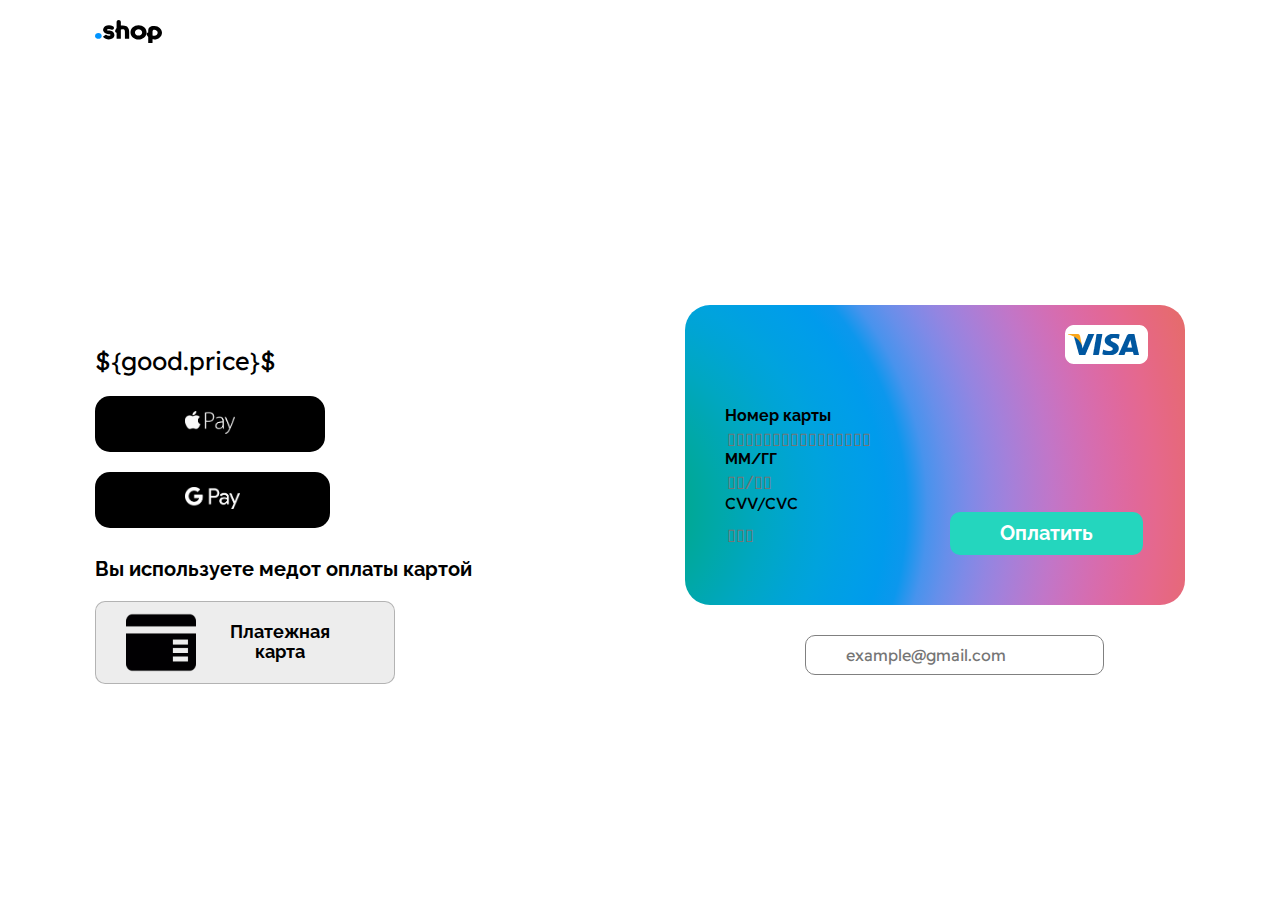
<file: pay.html>
<!DOCTYPE html>
<html lang="en">
<head>
    <meta name="msapplication-TileColor" content="#da532c">
	<meta name="theme-color" content="#ffffff">
	<link rel="preconnect" href="https://fonts.googleapis.com">
	<link rel="preconnect" href="https://fonts.gstatic.com" crossorigin>
	<link href="https://fonts.googleapis.com/css2?family=Readex+Pro:wght@200;400;500;600&display=swap" rel="stylesheet">
    <link rel="preconnect" href="https://fonts.googleapis.com">
    <link rel="preconnect" href="https://fonts.gstatic.com" crossorigin>
    <link href="https://fonts.googleapis.com/css2?family=Raleway:ital,wght@0,300;0,400;0,500;0,600;0,700;0,800;1,300;1,400;1,500;1,600&family=Readex+Pro:wght@200;400;500;600&display=swap" rel="stylesheet">
	<link rel="stylesheet" href="css/bootstrap-grid.min.css">
	<link rel="stylesheet" href="css/swiper-bundle.min.css" />
	<link rel="stylesheet" href="css/style.css">
    <meta charset="UTF-8">
    <meta http-equiv="X-UA-Compatible" content="IE=edge">
    <meta name="viewport" content="width=device-width, initial-scale=1.0">
    <title>Payment</title>
</head>
<body>
    <div class="pay">
        <div class="info-payment">
            <div class="col-lg-2 col-6">
                <a href="index.html" class="logo-link">
                    <img width="400"  src="img/shop-seeklogo.svg" alt="logo: OnlineShop" class="logo-image">
                </a>
            </div>
            <div class="info-value">
                ${good.price}$
            </div>
            <div class="info-buttons">
                <a href="">
                    <button class="apple-pay"> 
                        <img width="50" src="./img/apple.png" alt="">
                    </button>
                </a>
                <a href="">
                    <button class="google-pay"> 
                        <img width="55" src="./img/google.png" alt="">
                    </button>
                </a>
            </div>
            <div class="info-method">
            <p>
                Вы используете медот оплаты картой
            </p>
                <div class="card-method">
                    <img width="70" src="./img/card.png" alt="">
                <p>Платежная карта </p>
                </div>
            </div>
    </div>

    <form class="card-payment" action="./index.html">
        <div class="card-pay">
            <img src="./img/visa-card.png" alt="">
            <div class="card-data" action="/action_page.php">
                <p class="card-number">Номер карты</p>
                <input type="text" placeholder="▯▯▯▯▯▯▯▯▯▯▯▯▯▯▯▯" required>
                <p class="card-mm">ММ/ГГ</p>
                <input type="text" placeholder="▯▯/▯▯" required>
                <p class="card-cvv">CVV/CVC</p>
                <input type="text" placeholder="▯▯▯" required>
                <button class="button-pay" type="submit" >
                     Оплатить
                </button>
            </div>
        </div>
        <div class="email-pay" >
            <input type="text" placeholder="example@gmail.com" required>
        </div>
        
        
    </form>
    </div>
    



	<script src="js/cart.js"></script>
</body> 
</html>
</file>
<file: css/style.css>
@charset "UTF-8";
/*! normalize.css v8.0.1 | MIT License | github.com/necolas/normalize.css */
/* Document
   ========================================================================== */
/**
 * 1. Correct the line height in all browsers.
 * 2. Prevent adjustments of font size after orientation changes in iOS.
 */
html {
  line-height: 1.15;
  /* 1 */
  -webkit-text-size-adjust: 100%;
  /* 2 */
}

/* Sections
   ========================================================================== */
/**
 * Remove the margin in all browsers.
 */
body {
  margin: 0;
}

/**
 * Render the `main` element consistently in IE.
 */
main {
  display: block;
}

/**
 * Correct the font size and margin on `h1` elements within `section` and
 * `article` contexts in Chrome, Firefox, and Safari.
 */
h1 {
  font-size: 2em;
  margin: 0.67em 0;
}

/* Grouping content
   ========================================================================== */
/**
 * 1. Add the correct box sizing in Firefox.
 * 2. Show the overflow in Edge and IE.
 */
hr {
  -webkit-box-sizing: content-box;
          box-sizing: content-box;
  /* 1 */
  height: 0;
  /* 1 */
  overflow: visible;
  /* 2 */
}

/**
 * 1. Correct the inheritance and scaling of font size in all browsers.
 * 2. Correct the odd `em` font sizing in all browsers.
 */
pre {
  font-family: monospace, monospace;
  /* 1 */
  font-size: 1em;
  /* 2 */
}

/* Text-level semantics
   ========================================================================== */
/**
 * Remove the gray background on active links in IE 10.
 */
a {
  background-color: transparent;
}

/**
 * 1. Remove the bottom border in Chrome 57-
 * 2. Add the correct text decoration in Chrome, Edge, IE, Opera, and Safari.
 */
abbr[title] {
  border-bottom: none;
  /* 1 */
  text-decoration: underline;
  /* 2 */
  -webkit-text-decoration: underline dotted;
          text-decoration: underline dotted;
  /* 2 */
}

/**
 * Add the correct font weight in Chrome, Edge, and Safari.
 */
b,
strong {
  font-weight: bolder;
}

/**
 * 1. Correct the inheritance and scaling of font size in all browsers.
 * 2. Correct the odd `em` font sizing in all browsers.
 */
code,
kbd,
samp {
  font-family: monospace, monospace;
  /* 1 */
  font-size: 1em;
  /* 2 */
}

/**
 * Add the correct font size in all browsers.
 */
small {
  font-size: 80%;
}

/**
 * Prevent `sub` and `sup` elements from affecting the line height in
 * all browsers.
 */
sub,
sup {
  font-size: 75%;
  line-height: 0;
  position: relative;
  vertical-align: baseline;
}

sub {
  bottom: -0.25em;
}

sup {
  top: -0.5em;
}

/* Embedded content
   ========================================================================== */
/**
 * Remove the border on images inside links in IE 10.
 */
img {
  border-style: none;
}

/* Forms
   ========================================================================== */
/**
 * 1. Change the font styles in all browsers.
 * 2. Remove the margin in Firefox and Safari.
 */
button,
input,
optgroup,
select,
textarea {
  font-family: inherit;
  /* 1 */
  font-size: 100%;
  /* 1 */
  line-height: 1.15;
  /* 1 */
  margin: 0;
  /* 2 */
}

/**
 * Show the overflow in IE.
 * 1. Show the overflow in Edge.
 */
button,
input {
  /* 1 */
  overflow: visible;
}

/**
 * Remove the inheritance of text transform in Edge, Firefox, and IE.
 * 1. Remove the inheritance of text transform in Firefox.
 */
button,
select {
  /* 1 */
  text-transform: none;
}

/**
 * Correct the inability to style clickable types in iOS and Safari.
 */
button,
[type=button],
[type=reset],
[type=submit] {
  -webkit-appearance: button;
}

/**
 * Remove the inner border and padding in Firefox.
 */
button::-moz-focus-inner,
[type=button]::-moz-focus-inner,
[type=reset]::-moz-focus-inner,
[type=submit]::-moz-focus-inner {
  border-style: none;
  padding: 0;
}

/**
 * Restore the focus styles unset by the previous rule.
 */
button:-moz-focusring,
[type=button]:-moz-focusring,
[type=reset]:-moz-focusring,
[type=submit]:-moz-focusring {
  outline: 1px dotted ButtonText;
}

/**
 * Correct the padding in Firefox.
 */
fieldset {
  padding: 0.35em 0.75em 0.625em;
}

/**
 * 1. Correct the text wrapping in Edge and IE.
 * 2. Correct the color inheritance from `fieldset` elements in IE.
 * 3. Remove the padding so developers are not caught out when they zero out
 *    `fieldset` elements in all browsers.
 */
legend {
  -webkit-box-sizing: border-box;
          box-sizing: border-box;
  /* 1 */
  color: inherit;
  /* 2 */
  display: table;
  /* 1 */
  max-width: 100%;
  /* 1 */
  padding: 0;
  /* 3 */
  white-space: normal;
  /* 1 */
}

/**
 * Add the correct vertical alignment in Chrome, Firefox, and Opera.
 */
progress {
  vertical-align: baseline;
}

/**
 * Remove the default vertical scrollbar in IE 10+.
 */
textarea {
  overflow: auto;
}

/**
 * 1. Add the correct box sizing in IE 10.
 * 2. Remove the padding in IE 10.
 */
[type=checkbox],
[type=radio] {
  -webkit-box-sizing: border-box;
          box-sizing: border-box;
  /* 1 */
  padding: 0;
  /* 2 */
}

/**
 * Correct the cursor style of increment and decrement buttons in Chrome.
 */
[type=number]::-webkit-inner-spin-button,
[type=number]::-webkit-outer-spin-button {
  height: auto;
}

/**
 * 1. Correct the odd appearance in Chrome and Safari.
 * 2. Correct the outline style in Safari.
 */
[type=search] {
  -webkit-appearance: textfield;
  /* 1 */
  outline-offset: -2px;
  /* 2 */
}

/**
 * Remove the inner padding in Chrome and Safari on macOS.
 */
[type=search]::-webkit-search-decoration {
  -webkit-appearance: none;
}

/**
 * 1. Correct the inability to style clickable types in iOS and Safari.
 * 2. Change font properties to `inherit` in Safari.
 */
::-webkit-file-upload-button {
  -webkit-appearance: button;
  /* 1 */
  font: inherit;
  /* 2 */
}

/* Interactive
   ========================================================================== */
/*
 * Add the correct display in Edge, IE 10+, and Firefox.
 */
details {
  display: block;
}

/*
 * Add the correct display in all browsers.
 */
summary {
  display: list-item;
}

/* Misc
   ========================================================================== */
/**
 * Add the correct display in IE 10+.
 */
template {
  display: none;
}

/**
 * Add the correct display in IE 10.
 */
[hidden] {
  display: none;
}

* {
  -webkit-box-sizing: border-box;
          box-sizing: border-box;
}

a {
  text-decoration: none;
}

h1, h2, h3, h4, h5, p {
  padding: 0;
  margin: 0;
}

body {
  font-family: "Readex Pro", sans-serif;
  background-color: white;
}

.section-inner {
  max-width: 1300px;
  margin: 0 auto;
}

* {
  -webkit-box-sizing: border-box;
          box-sizing: border-box;
}

body {
  margin: 0;
}

img {
  max-width: 100%;
  height: auto;
}

.header {
  padding: 15px 0;
  background-color: rgba(0, 0, 0, 0);
}

.navigation {
  list-style: none;
  padding: 0;
  margin: 0;
}
.navigation-item a {
  -webkit-transition: 0.4s all;
  transition: 0.4s all;
}
.navigation-item a:hover, .navigation-item a:focus, .navigation-item a:active {
  color: black;
}

.navigation-link {
  text-decoration: none;
  text-transform: uppercase;
  color: #939699;
  font-style: normal;
  font-weight: 900;
  font-size: 14px;
  line-height: 20px;
  letter-spacing: 0.5px;
}

button {
  cursor: pointer;
}

.button {
  padding: 10px 20px;
  background: #4592FF;
  border-radius: 20px;
  border: none;
  color: #fff;
  font-style: normal;
  font-weight: 900;
  font-size: 14px;
  line-height: 20px;
  display: -webkit-box;
  display: -ms-flexbox;
  display: flex;
  -webkit-box-align: center;
      -ms-flex-align: center;
          align-items: center;
  -webkit-transition: 0.4s all;
  transition: 0.4s all;
}
.button:hover, .button:focus, .button:active {
  color: white;
  background: #19d338;
}

.button-icon,
.button-price {
  margin-right: 10px;
}

.button-icon {
  margin-left: 10px;
}

.button-icon:last-child {
  margin-right: 0;
}

.cart-count {
  margin-left: 10px;
}

.show-goods .slider,
.show-goods .special-offers {
  display: none;
}

.long-goods {
  display: none;
}

.show-goods .long-goods {
  display: block;
}

.slide {
  padding-top: 90px;
  padding-bottom: 110px;
  min-height: 568px;
}

.slide-1 {
  background: #B4D1E0 url("../img/slide-image-jordan11.png") no-repeat 10%;
  background-size: 100%;
}

.slide-2 {
  background: #b9e0b4 url("../img/slide-image-1.png") no-repeat top right 30%;
}

.label {
  background-color: #3DC47E;
  border-radius: 3px;
  padding: 5px 12px;
  color: #fff;
  font-size: 12px;
  line-height: 15px;
}

.slide-title {
  color: #0f1113;
  font-size: 55px;
  line-height: 70px;
  margin-top: 20px;
  margin-bottom: 15px;
}

.slide-description {
  font-size: 18px;
  line-height: 30px;
  color: #000000;
  max-width: 335px;
  margin-bottom: 40px;
}

.slider {
  position: relative;
}

.slider-nav {
  position: absolute;
  top: 50%;
  width: 100%;
  -webkit-transform: translateY(-50%);
          transform: translateY(-50%);
  z-index: 9;
}

.slider-button {
  background-color: transparent;
  border: none;
  cursor: pointer;
}

.card {
  min-height: 370px;
  border-radius: 10px;
  padding-top: 60px;
  padding-left: 46px;
  padding-right: 46px;
  padding-bottom: 80px;
}

.card-1 {
  background: #E3E2E3 url("../img/card-image-1.png") no-repeat top right;
  background-size: cover;
}

.card-2 {
  background: #000 url("../img/card-image-2.png") no-repeat top right;
  background-size: cover;
}

.card-3 {
  padding-top: 35px;
  background: #CCD5E6 url("../img/card-image-3.png") no-repeat;
  background-size: 100%;
}

.card-4 {
  display: -webkit-box;
  display: -ms-flexbox;
  display: flex;
  -webkit-box-orient: vertical;
  -webkit-box-direction: normal;
      -ms-flex-direction: column;
          flex-direction: column;
  -webkit-box-align: start;
      -ms-flex-align: start;
          align-items: flex-start;
  padding-top: 35px;
  padding-left: 25px;
  background: url("../img/card-image-4.png") no-repeat 100%;
  background-size: 100%;
}

.goods-card-btn {
  display: block;
  width: 100px;
  margin: auto auto 0;
}

.goods-card-btn .button-price {
  margin: 0;
}

.card-title {
  color: #262D33;
  font-size: 25px;
  line-height: 30px;
  max-width: 222px;
  margin: 0;
}

.card-title.large {
  max-width: 420px;
  font-size: 40px;
  line-height: 50px;
  margin-top: 30px;
  margin-bottom: 20px;
}

.card-text {
  max-width: 176px;
  color: #4B5157;
  font-size: 14px;
  line-height: 20px;
  margin-bottom: 25px;
}

.card-text.large {
  max-width: 320px;
}

.card-price {
  color: #ffffff;
  font-size: 14px;
  line-height: 20px;
  font-weight: 900;
}

.text-light {
  color: #5c5c5c;
}

.section-title {
  font-size: 25px;
  line-height: 30px;
  color: #262D33;
}

.more {
  text-decoration: none;
  color: #262D33;
  font-weight: 900;
  font-size: 14px;
  line-height: 20px;
  padding: 10px;
}

.goods-card {
  display: -webkit-box;
  display: -ms-flexbox;
  display: flex;
  -webkit-box-orient: vertical;
  -webkit-box-direction: normal;
      -ms-flex-direction: column;
          flex-direction: column;
  position: relative;
  text-align: center;
  padding: 30px 35px 35px;
  min-height: 440px;
}

.goods-card .label {
  position: absolute;
  left: 18px;
  top: 18px;
}

.goods-title {
  margin-top: 15px;
  margin-bottom: 5px;
  color: #262D33;
  font-size: 16px;
  line-height: 25px;
}

.goods-image {
  -o-object-fit: contain;
     object-fit: contain;
  height: 190px;
}

.goods-description {
  color: #4B5157;
  font-size: 14px;
  line-height: 20px;
}

.goods-price {
  color: #262D33;
  margin-top: 30px;
  font-size: 18px;
  line-height: 30px;
  font-weight: 900;
}

.button-four {
  margin-top: auto;
}

.footer-menu {
  list-style-type: none;
  margin: 0;
  padding: 0;
}

.footer {
  background: #8F79D4;
  padding-top: 45px;
  padding-bottom: 40px;
  color: #fff;
}

.footer-menu-item:not(:last-child) {
  margin-right: 40px;
}

.footer-menu-link {
  color: #fff;
  text-decoration: none;
  font-weight: 900;
  font-size: 14px;
  line-height: 20px;
}

.social-link {
  text-decoration: none;
  margin-left: 15px;
}

.footer-text {
  color: #E7D9FF;
  font-size: 14px;
  line-height: 20px;
}

.footer-line {
  opacity: 0.5;
}

.top-link {
  text-decoration: none;
  color: #fff;
}

.top-link-text {
  margin-right: 15px;
}

.payment-logo {
  vertical-align: middle;
  margin-right: 25px;
}

.overlay {
  display: none;
  -webkit-box-pack: center;
      -ms-flex-pack: center;
          justify-content: center;
  -webkit-box-align: center;
      -ms-flex-align: center;
          align-items: center;
  position: fixed;
  top: 0;
  bottom: 0;
  left: 0;
  right: 0;
  z-index: 999;
  background-color: rgba(0, 0, 0, 0.3);
}

.overlay.show {
  display: -webkit-box;
  display: -ms-flexbox;
  display: flex;
}

.modal {
  background-color: #e0e0ff;
  min-width: 600px;
  max-height: 400px;
  padding: 30px;
  overflow: auto;
  position: relative;
}

.modal-header {
  display: -webkit-box;
  display: -ms-flexbox;
  display: flex;
  -webkit-box-pack: justify;
      -ms-flex-pack: justify;
          justify-content: space-between;
}

.modal-title {
  margin-top: 0;
  margin-bottom: 15px;
}

.modal-close {
  position: absolute;
  background-color: transparent;
  right: 15px;
  top: 15px;
  font-size: 24px;
  border: none;
}

.modal-form {
  display: -webkit-box;
  display: -ms-flexbox;
  display: flex;
  -webkit-box-pack: justify;
      -ms-flex-pack: justify;
          justify-content: space-between;
  -ms-flex-wrap: wrap;
      flex-wrap: wrap;
}

.modal-input {
  margin-right: 30px;
  height: 40px;
  padding: 10px;
  border-radius: 20px;
  border-style: none;
  margin-bottom: 30px;
}

.cart-table {
  border-collapse: collapse;
  min-width: 540px;
  margin-bottom: 15px;
}

.cart-table th,
.cart-table td {
  text-align: left;
  border: 1px solid black;
}

.cart-buy {
  background-color: #28a745;
  border-color: #28a745;
  display: block;
  margin-left: auto;
  height: 40px;
}

.mw-160 {
  max-width: 160px;
}

.col-price {
  width: 100px;
}

.col-minus {
  width: 15px;
}

.col-qty {
  width: 15px;
}

.col-plus {
  width: 15px;
}

.col-total-price {
  width: 120px;
}

.col-delete {
  width: 5px;
}

.form-control {
  display: -webkit-box;
  display: -ms-flexbox;
  display: flex;
}

.form-control input {
  display: block;
  width: 100%;
  padding: 0.375rem 0.75rem;
  font-size: 1rem;
  font-weight: 400;
  line-height: 1.5;
  color: #939699;
  font-style: normal;
  font-weight: 900;
  background-color: #fff;
  background-clip: padding-box;
  border: 1px solid #ced4da;
  -webkit-appearance: none;
  -moz-appearance: none;
  appearance: none;
  border-radius: 20px;
  -webkit-transition: border-color 0.15s ease-in-out, -webkit-box-shadow 0.15s ease-in-out;
  transition: border-color 0.15s ease-in-out, -webkit-box-shadow 0.15s ease-in-out;
  transition: border-color 0.15s ease-in-out, box-shadow 0.15s ease-in-out;
  transition: border-color 0.15s ease-in-out, box-shadow 0.15s ease-in-out, -webkit-box-shadow 0.15s ease-in-out;
  border-top-right-radius: 0;
  border-bottom-right-radius: 0;
}

.form-control input:hover,
.form-control input:focus,
.form-control input:active {
  border: 1px solid #ced4da;
  outline: none;
}

.form-control button {
  display: inline-block;
  font-weight: 400;
  line-height: 1.5;
  color: white;
  text-align: center;
  text-decoration: none;
  vertical-align: middle;
  cursor: pointer;
  -webkit-user-select: none;
  -moz-user-select: none;
  -ms-user-select: none;
      user-select: none;
  background: #4592FF;
  border: 1px solid transparent;
  padding: 0.375rem 0.75rem;
  font-style: normal;
  font-weight: 900;
  border-radius: 20px;
  -webkit-transition: color 0.15s ease-in-out, background-color 0.15s ease-in-out, border-color 0.15s ease-in-out, -webkit-box-shadow 0.15s ease-in-out;
  transition: color 0.15s ease-in-out, background-color 0.15s ease-in-out, border-color 0.15s ease-in-out, -webkit-box-shadow 0.15s ease-in-out;
  transition: color 0.15s ease-in-out, background-color 0.15s ease-in-out, border-color 0.15s ease-in-out, box-shadow 0.15s ease-in-out;
  transition: color 0.15s ease-in-out, background-color 0.15s ease-in-out, border-color 0.15s ease-in-out, box-shadow 0.15s ease-in-out, -webkit-box-shadow 0.15s ease-in-out;
  border-top-left-radius: 0;
  border-bottom-left-radius: 0;
}

.pay {
  display: -webkit-box;
  display: -ms-flexbox;
  display: flex;
}

.info-payment {
  display: -webkit-box;
  display: -ms-flexbox;
  display: flex;
  -webkit-box-orient: vertical;
  -webkit-box-direction: normal;
      -ms-flex-direction: column;
          flex-direction: column;
  -webkit-box-pack: center;
      -ms-flex-pack: center;
          justify-content: center;
  margin: 0 auto;
}
.info-payment .logo-link img {
  padding-top: 20px;
  width: 400px;
}
.info-payment .info-value {
  font-size: 25px;
  padding-top: 300px;
  padding-bottom: 20px;
}

.info-buttons {
  display: -webkit-box;
  display: -ms-flexbox;
  display: flex;
  -webkit-box-orient: vertical;
  -webkit-box-direction: normal;
      -ms-flex-direction: column;
          flex-direction: column;
}

.info-method p {
  padding-bottom: 20px;
  font-size: 20px;
  font-family: "Raleway", sans-serif;
  font-weight: bold;
}

.card-method {
  display: -webkit-box;
  display: -ms-flexbox;
  display: flex;
  max-width: 300px;
  text-align: center;
  -webkit-box-pack: center;
      -ms-flex-pack: center;
          justify-content: center;
  font-family: "Raleway", sans-serif;
  font-size: 20px;
  border: rgba(43, 43, 43, 0.3) 1px solid;
  background-color: rgba(197, 197, 197, 0.3);
  border-radius: 10px;
  padding: 10px 30px 10px 30px;
}

.card-method {
  display: -webkit-box;
  display: -ms-flexbox;
  display: flex;
  text-align: center;
  -webkit-box-pack: center;
      -ms-flex-pack: center;
          justify-content: center;
  border: rgba(43, 43, 43, 0.3) 1px solid;
  background-color: rgba(197, 197, 197, 0.3);
  border-radius: 10px;
}
.card-method p {
  font-family: "Raleway", sans-serif;
  font-size: 18px;
  padding: 10px 30px 10px 30px;
  font-weight: bold;
}

.card-method .img {
  margin-right: 10px;
}

.apple-pay {
  border: none;
  border-radius: 15px;
  padding: 15px 90px 15px 90px;
  background-color: black;
  margin-bottom: 20px;
}

.google-pay {
  border: none;
  border-radius: 15px;
  padding: 15px 90px 15px 90px;
  background-color: black;
  margin-bottom: 30px;
}

.card-payment {
  margin: 0 auto;
  width: 500px;
  height: 350px;
  display: -webkit-box;
  display: -ms-flexbox;
  display: flex;
  -webkit-box-orient: vertical;
  -webkit-box-direction: normal;
      -ms-flex-direction: column;
          flex-direction: column;
  -webkit-box-pack: center;
      -ms-flex-pack: center;
          justify-content: center;
  padding-top: 500px;
}
.card-payment .card-pay {
  border-radius: 25px;
  background-image: radial-gradient(circle at -18.3% 68.3%, #41a45e 0, #25a56a 3.33%, #00a676 6.67%, #00a783 10%, #00a890 13.33%, #00a89d 16.67%, #00a8a9 20%, #00a7b5 23.33%, #00a7c1 26.67%, #00a6cb 30%, #00a4d5 33.33%, #00a3dd 36.67%, #00a0e3 40%, #009ee8 43.33%, #009bec 46.67%, #0c97ed 50%, #4893ed 53.33%, #668fea 56.67%, #7e8ae7 60%, #9385e1 63.33%, #a480da 66.67%, #b37bd1 70%, #c176c8 73.33%, #cc71bd 76.67%, #d56db1 80%, #dc6aa5 83.33%, #e16899 86.67%, #e5688d 90%, #e66880 93.33%, #e66a74 96.67%, #e46c68 100%);
}
.card-payment .card-pay img {
  padding-top: 20px;
  padding-left: 380px;
}
.card-payment .card-pay .card-data {
  margin-top: 40px;
  margin-left: 40px;
  margin-bottom: 50px;
}
.card-payment .card-pay .card-data .card-mm {
  padding-bottom: 3px;
  font-size: 15px;
  font-weight: bold;
  font-family: "Raleway", sans-serif;
}
.card-payment .card-pay .card-data .card-number {
  padding-bottom: 3px;
  font-size: 16px;
  font-weight: bold;
  font-family: "Raleway", sans-serif;
}
.card-payment .card-pay .card-data input {
  background-color: rgba(0, 0, 0, 0);
  border: none;
  padding-bottom: 3px;
}
.card-payment .email-pay input {
  margin-top: 30px;
  margin-left: 120px;
  padding: 10px 40px 10px 40px;
  border-radius: 10px;
  border: grey 1px solid;
  margin-bottom: 20px;
}
.card-payment .button-pay {
  border-radius: 10px;
  border: none;
  padding: 10px 50px 10px 50px;
  font-size: 20px;
  font-weight: bold;
  color: white;
  -webkit-transition: 0.2s all;
  transition: 0.2s all;
  font-family: "Raleway", sans-serif;
  background-color: #24d6be;
}
.card-payment .button-pay:hover, .card-payment .button-pay:focus, .card-payment .button-pay:active {
  background-color: #ce4fa8;
  content: "Оплачено";
}

@media (max-width: 1200px) {
  .slide-1 {
    background-size: cover;
  }

  .card-3 {
    background-size: cover;
  }
}
@media (max-width: 992px) {
  .slider-nav {
    display: none;
  }

  .modal {
    min-width: 400px;
    max-height: 300px;
    padding: 20px;
  }
}
@media (max-width: 576px) {
  .slide-title {
    font-size: 36px;
    line-height: 1.4;
    margin-bottom: 0;
  }

  .card {
    background-position: left top;
  }

  .card-4 {
    background-position: right top;
  }

  .card {
    padding: 30px;
    min-height: 300px;
  }

  .modal {
    min-width: 300px;
    max-height: 400px;
    padding: 20px;
  }
}
</file>
